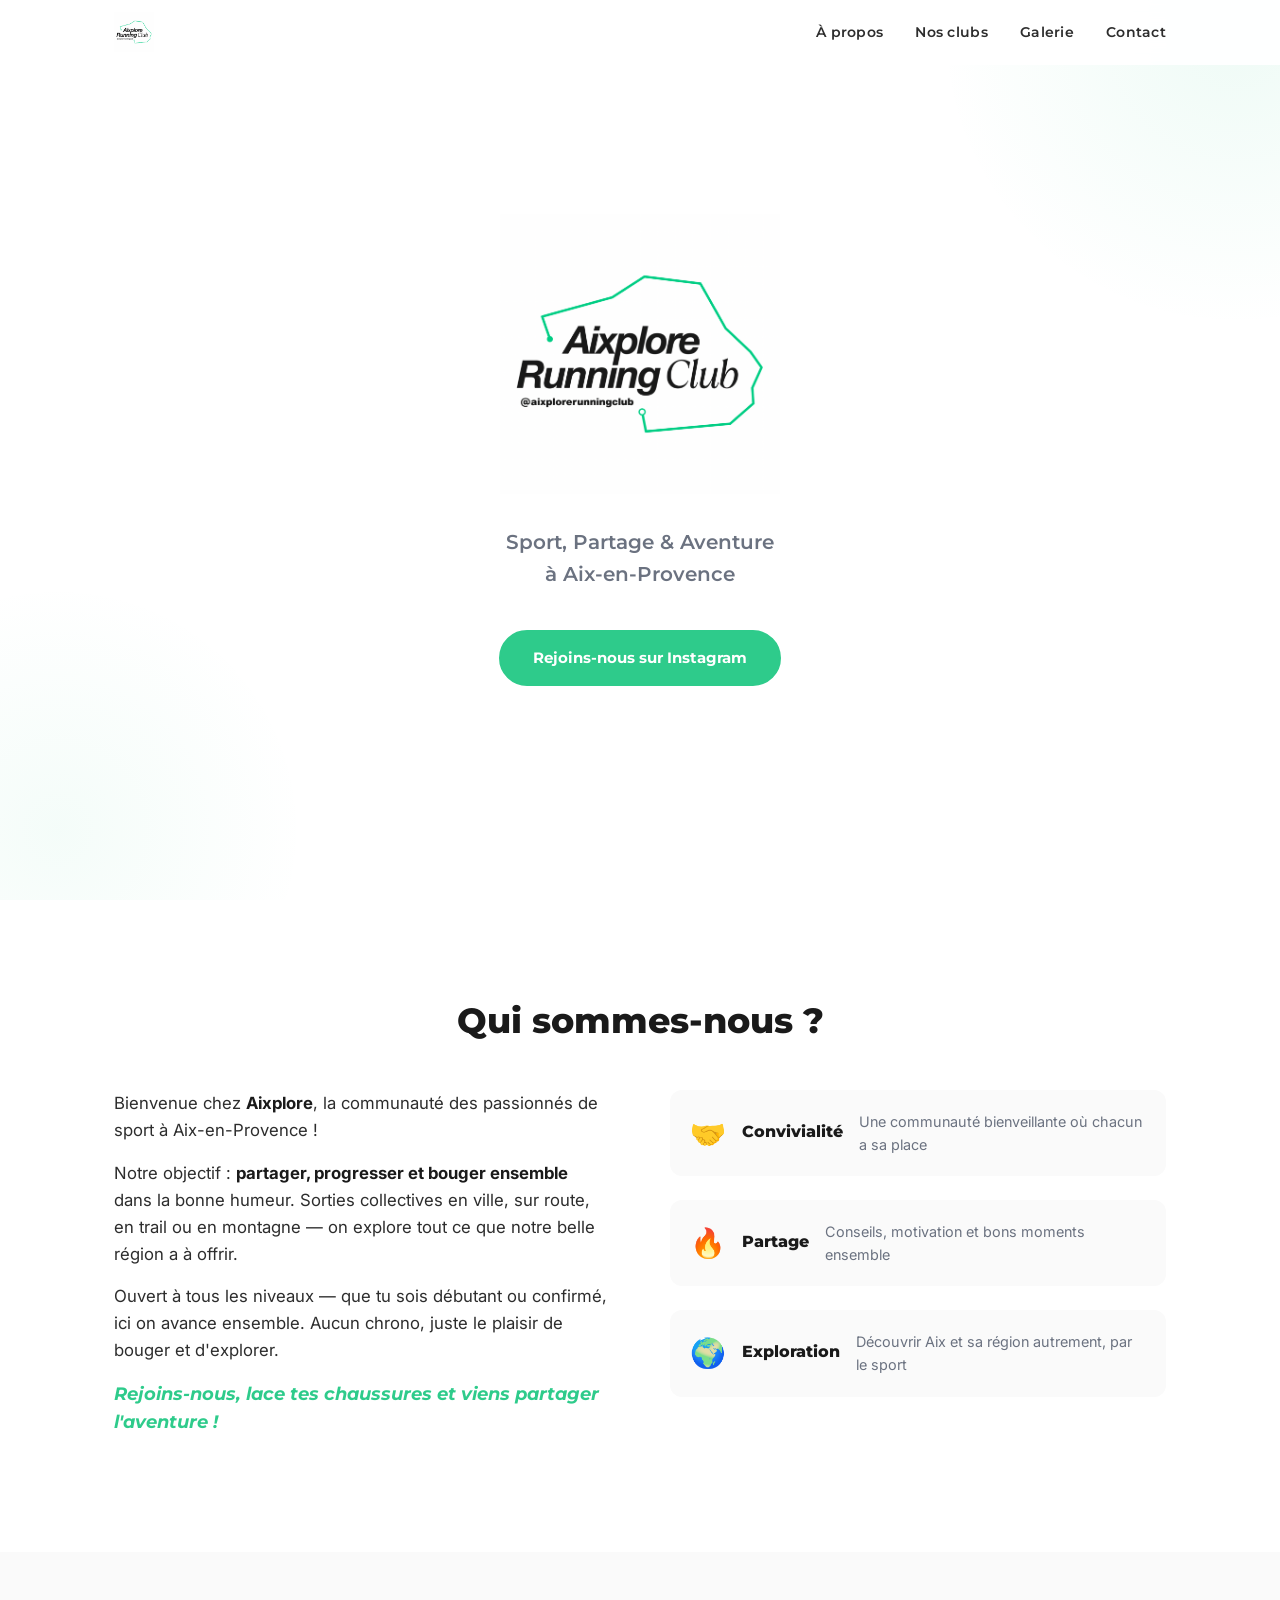
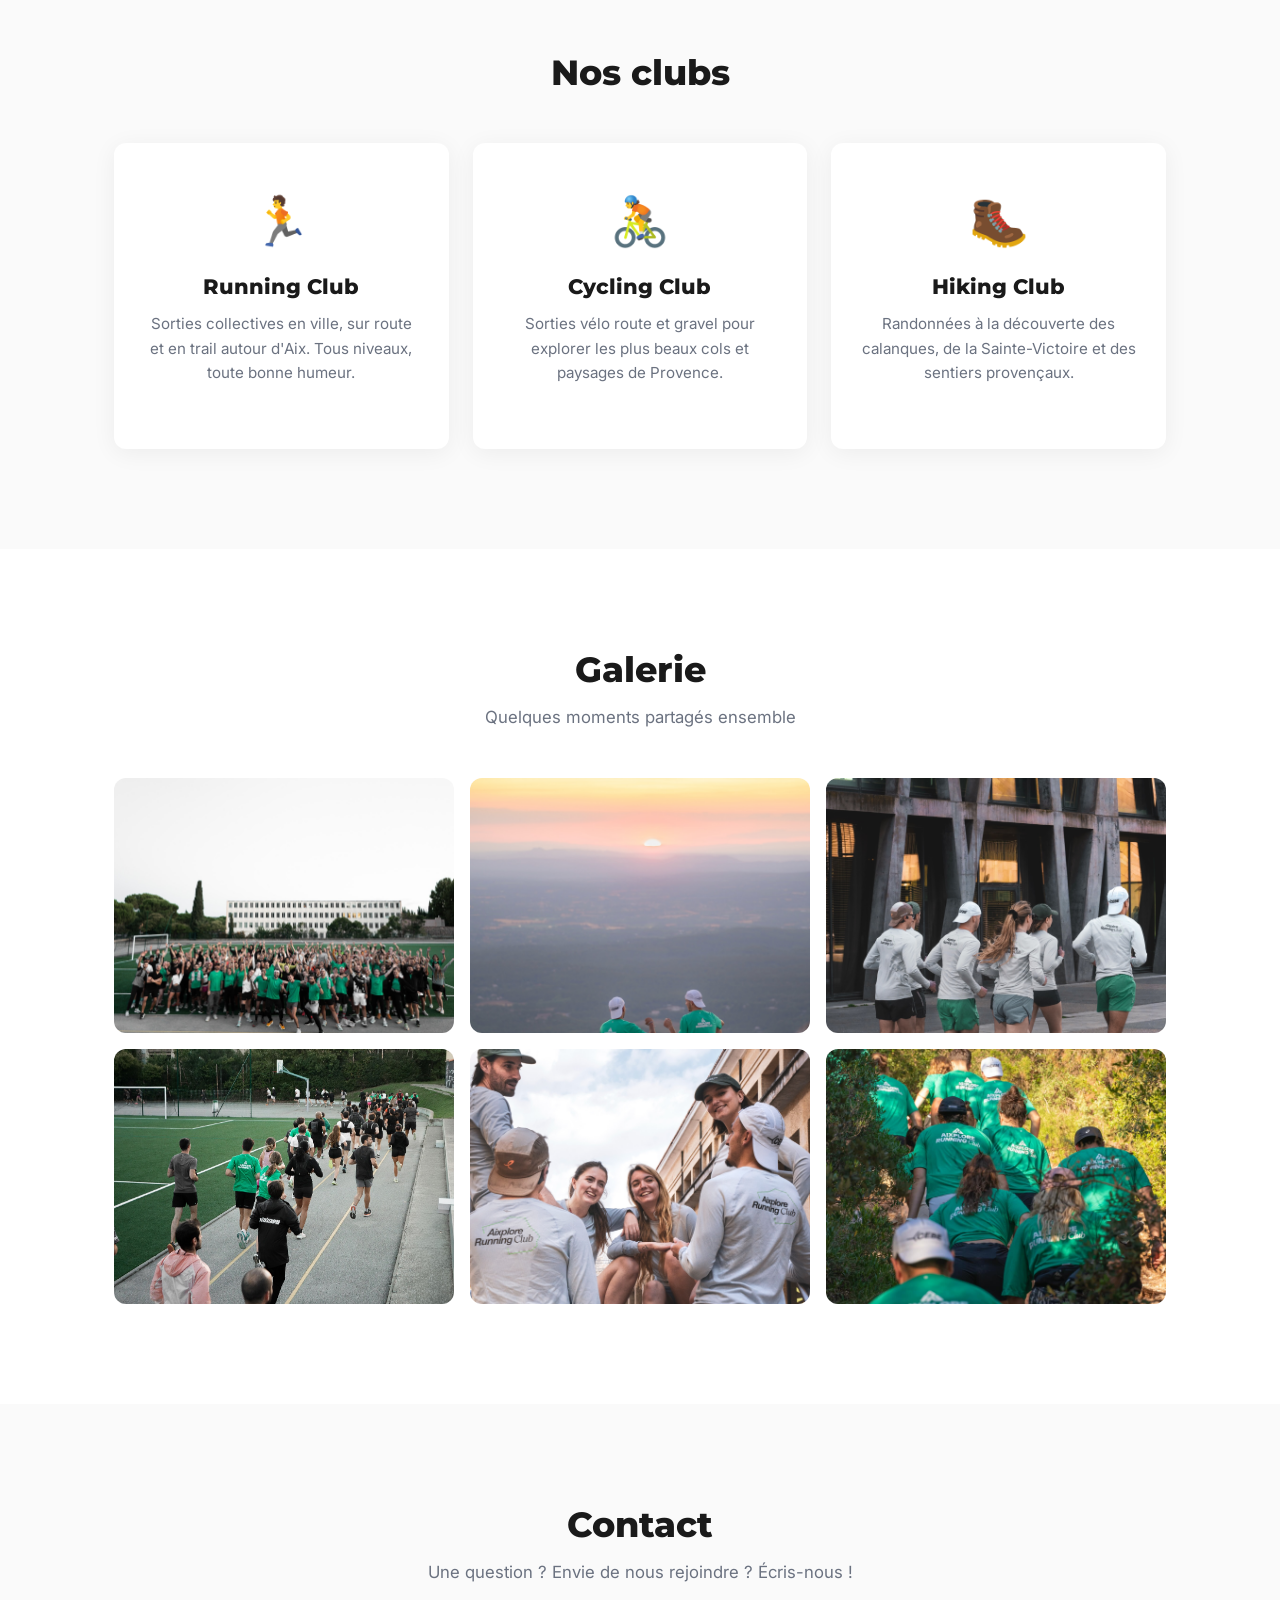
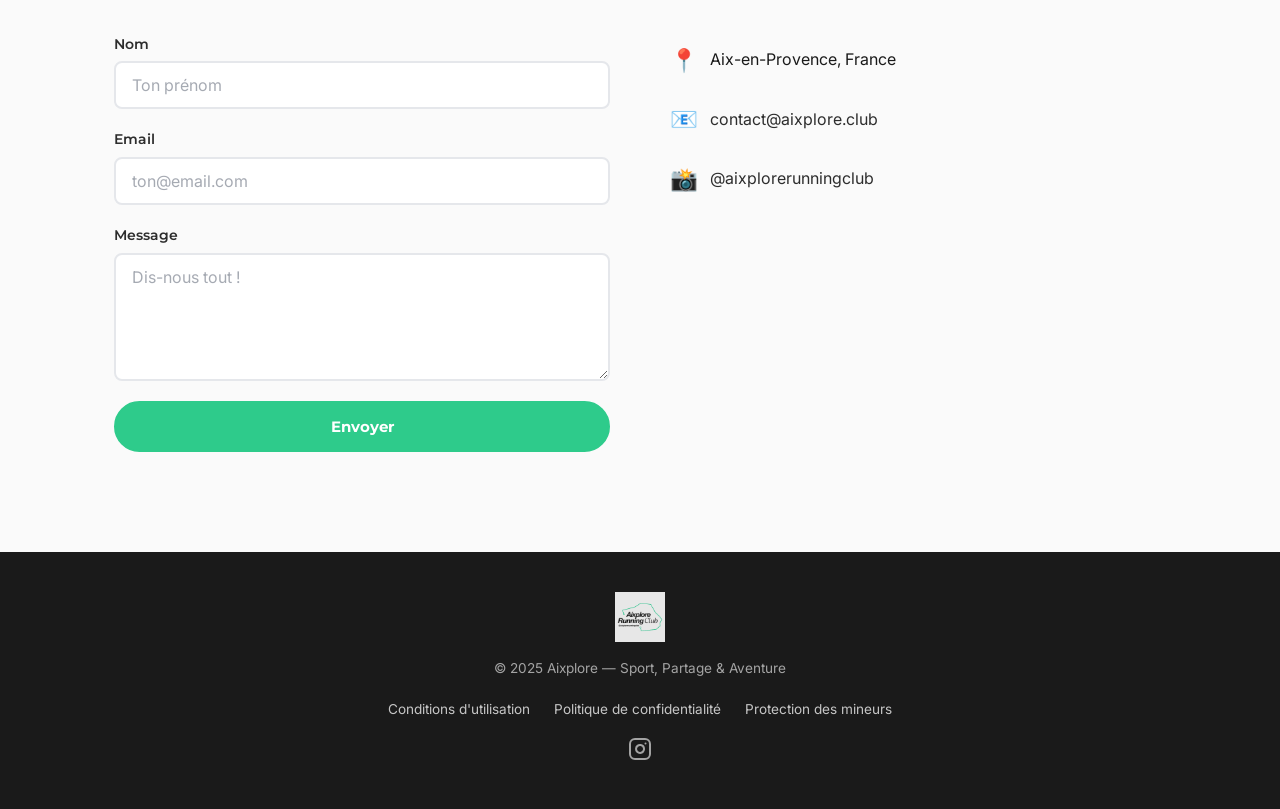
<file: index.html>
<!DOCTYPE html>
<html lang="fr">
<head>
  <meta charset="UTF-8">
  <meta name="viewport" content="width=device-width, initial-scale=1.0">
  <title>Aixplore — Sport, Partage & Aventure à Aix-en-Provence</title>
  <meta name="description" content="Aixplore : communauté sportive à Aix-en-Provence. Running, Cycling, Hiking. Rejoins-nous pour partager, progresser et explorer ensemble.">
  <link rel="icon" type="image/png" href="assets/logo_aixplore.png">
  <link rel="preconnect" href="https://fonts.googleapis.com">
  <link rel="preconnect" href="https://fonts.gstatic.com" crossorigin>
  <link href="https://fonts.googleapis.com/css2?family=Montserrat:ital,wght@0,400;0,600;0,800;1,800&family=Inter:wght@400;500&display=swap" rel="stylesheet">
  <link rel="stylesheet" href="style.css">
</head>
<body>

  <!-- Navigation -->
  <nav class="nav" id="nav">
    <div class="nav__container">
      <a href="#hero" class="nav__logo">
        <img src="assets/logo_aixplore.png" alt="Aixplore" width="40" height="40">
      </a>
      <button class="nav__toggle" id="nav-toggle" aria-label="Menu">
        <span></span>
        <span></span>
        <span></span>
      </button>
      <ul class="nav__links" id="nav-links">
        <li><a href="#about">À propos</a></li>
        <li><a href="#clubs">Nos clubs</a></li>
        <li><a href="#gallery">Galerie</a></li>
        <li><a href="#contact">Contact</a></li>
      </ul>
    </div>
  </nav>

  <!-- Hero -->
  <section class="hero" id="hero">
    <div class="hero__content">
      <img src="assets/logo_aixplore.png" alt="Aixplore Running Club" class="hero__logo">
      <p class="hero__tagline">Sport, Partage & Aventure<br>à Aix-en-Provence</p>
      <a href="https://www.instagram.com/aixplorerunningclub/" target="_blank" rel="noopener" class="btn btn--primary">Rejoins-nous sur Instagram</a>
    </div>
  </section>

  <!-- À propos -->
  <section class="section about" id="about">
    <div class="container">
      <h2 class="section__title">Qui sommes-nous ?</h2>
      <div class="about__grid">
        <div class="about__text">
          <p>Bienvenue chez <strong>Aixplore</strong>, la communauté des passionnés de sport à Aix-en-Provence !</p>
          <p>Notre objectif : <strong>partager, progresser et bouger ensemble</strong> dans la bonne humeur. Sorties collectives en ville, sur route, en trail ou en montagne — on explore tout ce que notre belle région a à offrir.</p>
          <p>Ouvert à tous les niveaux — que tu sois débutant ou confirmé, ici on avance ensemble. Aucun chrono, juste le plaisir de bouger et d'explorer.</p>
          <p class="about__cta">Rejoins-nous, lace tes chaussures et viens partager l'aventure !</p>
        </div>
        <div class="about__values">
          <div class="value">
            <span class="value__icon">🤝</span>
            <h3>Convivialité</h3>
            <p>Une communauté bienveillante où chacun a sa place</p>
          </div>
          <div class="value">
            <span class="value__icon">🔥</span>
            <h3>Partage</h3>
            <p>Conseils, motivation et bons moments ensemble</p>
          </div>
          <div class="value">
            <span class="value__icon">🌍</span>
            <h3>Exploration</h3>
            <p>Découvrir Aix et sa région autrement, par le sport</p>
          </div>
        </div>
      </div>
    </div>
  </section>

  <!-- Nos clubs -->
  <section class="section clubs" id="clubs">
    <div class="container">
      <h2 class="section__title">Nos clubs</h2>
      <div class="clubs__grid">
        <div class="club-card">
          <div class="club-card__icon">🏃</div>
          <h3 class="club-card__name">Running Club</h3>
          <p class="club-card__desc">Sorties collectives en ville, sur route et en trail autour d'Aix. Tous niveaux, toute bonne humeur.</p>
        </div>
        <div class="club-card">
          <div class="club-card__icon">🚴</div>
          <h3 class="club-card__name">Cycling Club</h3>
          <p class="club-card__desc">Sorties vélo route et gravel pour explorer les plus beaux cols et paysages de Provence.</p>
        </div>
        <div class="club-card">
          <div class="club-card__icon">🥾</div>
          <h3 class="club-card__name">Hiking Club</h3>
          <p class="club-card__desc">Randonnées à la découverte des calanques, de la Sainte-Victoire et des sentiers provençaux.</p>
        </div>
      </div>
    </div>
  </section>

  <!-- Galerie -->
  <section class="section gallery" id="gallery">
    <div class="container">
      <h2 class="section__title">Galerie</h2>
      <p class="section__subtitle">Quelques moments partagés ensemble</p>
      <div class="gallery__grid">
        <div class="gallery__item">
          <img src="assets/557360795_17877440052412241_5928703250960620628_n.jpg" alt="Photo de groupe Aixplore Running Club" loading="lazy">
        </div>
        <div class="gallery__item">
          <img src="assets/542345436_17874297687412241_8274065483959053799_n.jpg" alt="Coucher de soleil depuis la Sainte-Victoire" loading="lazy">
        </div>
        <div class="gallery__item">
          <img src="assets/656227305_17900963811412241_87263698822272582_n.jpg" alt="Course en ville avec Aixplore" loading="lazy">
        </div>
        <div class="gallery__item">
          <img src="assets/579937967_17882380005412241_8970334498939301405_n.jpg" alt="Sortie running collective" loading="lazy">
        </div>
        <div class="gallery__item">
          <img src="assets/656078928_17900787690412241_4097295414901607222_n.jpg" alt="Membres du club détente après la course" loading="lazy">
        </div>
        <div class="gallery__item">
          <img src="assets/528043082_17870694414412241_2355290922629756125_n.jpg" alt="Trail en nature avec Aixplore" loading="lazy">
        </div>
      </div>
    </div>
  </section>

  <!-- Contact -->
  <section class="section contact" id="contact">
    <div class="container">
      <h2 class="section__title">Contact</h2>
      <p class="section__subtitle">Une question ? Envie de nous rejoindre ? Écris-nous !</p>
      <div class="contact__content">
        <form class="contact__form" id="contact-form">
          <div class="form__group">
            <label for="name">Nom</label>
            <input type="text" id="name" name="name" required placeholder="Ton prénom">
          </div>
          <div class="form__group">
            <label for="email">Email</label>
            <input type="email" id="email" name="email" required placeholder="ton@email.com">
          </div>
          <div class="form__group">
            <label for="message">Message</label>
            <textarea id="message" name="message" rows="5" required placeholder="Dis-nous tout !"></textarea>
          </div>
          <button type="submit" class="btn btn--primary btn--full">Envoyer</button>
        </form>
        <div class="contact__info">
          <div class="contact__item">
            <span>📍</span>
            <p>Aix-en-Provence, France</p>
          </div>
          <div class="contact__item">
            <span>📧</span>
            <a href="mailto:contact@aixplore.club">contact@aixplore.club</a>
          </div>
          <div class="contact__item">
            <span>📸</span>
            <a href="https://www.instagram.com/aixplorerunningclub/" target="_blank" rel="noopener">@aixplorerunningclub</a>
          </div>
        </div>
      </div>
    </div>
  </section>

  <!-- Footer -->
  <footer class="footer">
    <div class="container">
      <img src="assets/logo_aixplore.png" alt="Aixplore" class="footer__logo" width="50" height="50">
      <p>&copy; 2025 Aixplore — Sport, Partage & Aventure</p>
      <ul class="footer__legal">
        <li><a href="/cgu">Conditions d'utilisation</a></li>
        <li><a href="/confidentialite">Politique de confidentialité</a></li>
        <li><a href="/protection-des-mineurs">Protection des mineurs</a></li>
      </ul>
      <div class="footer__links">
        <a href="https://www.instagram.com/aixplorerunningclub/" target="_blank" rel="noopener" aria-label="Instagram">
          <svg width="24" height="24" viewBox="0 0 24 24" fill="none" stroke="currentColor" stroke-width="2" stroke-linecap="round" stroke-linejoin="round"><rect x="2" y="2" width="20" height="20" rx="5" ry="5"/><path d="M16 11.37A4 4 0 1 1 12.63 8 4 4 0 0 1 16 11.37z"/><line x1="17.5" y1="6.5" x2="17.51" y2="6.5"/></svg>
        </a>
      </div>
    </div>
  </footer>

  <script src="script.js"></script>
</body>
</html>
</file>
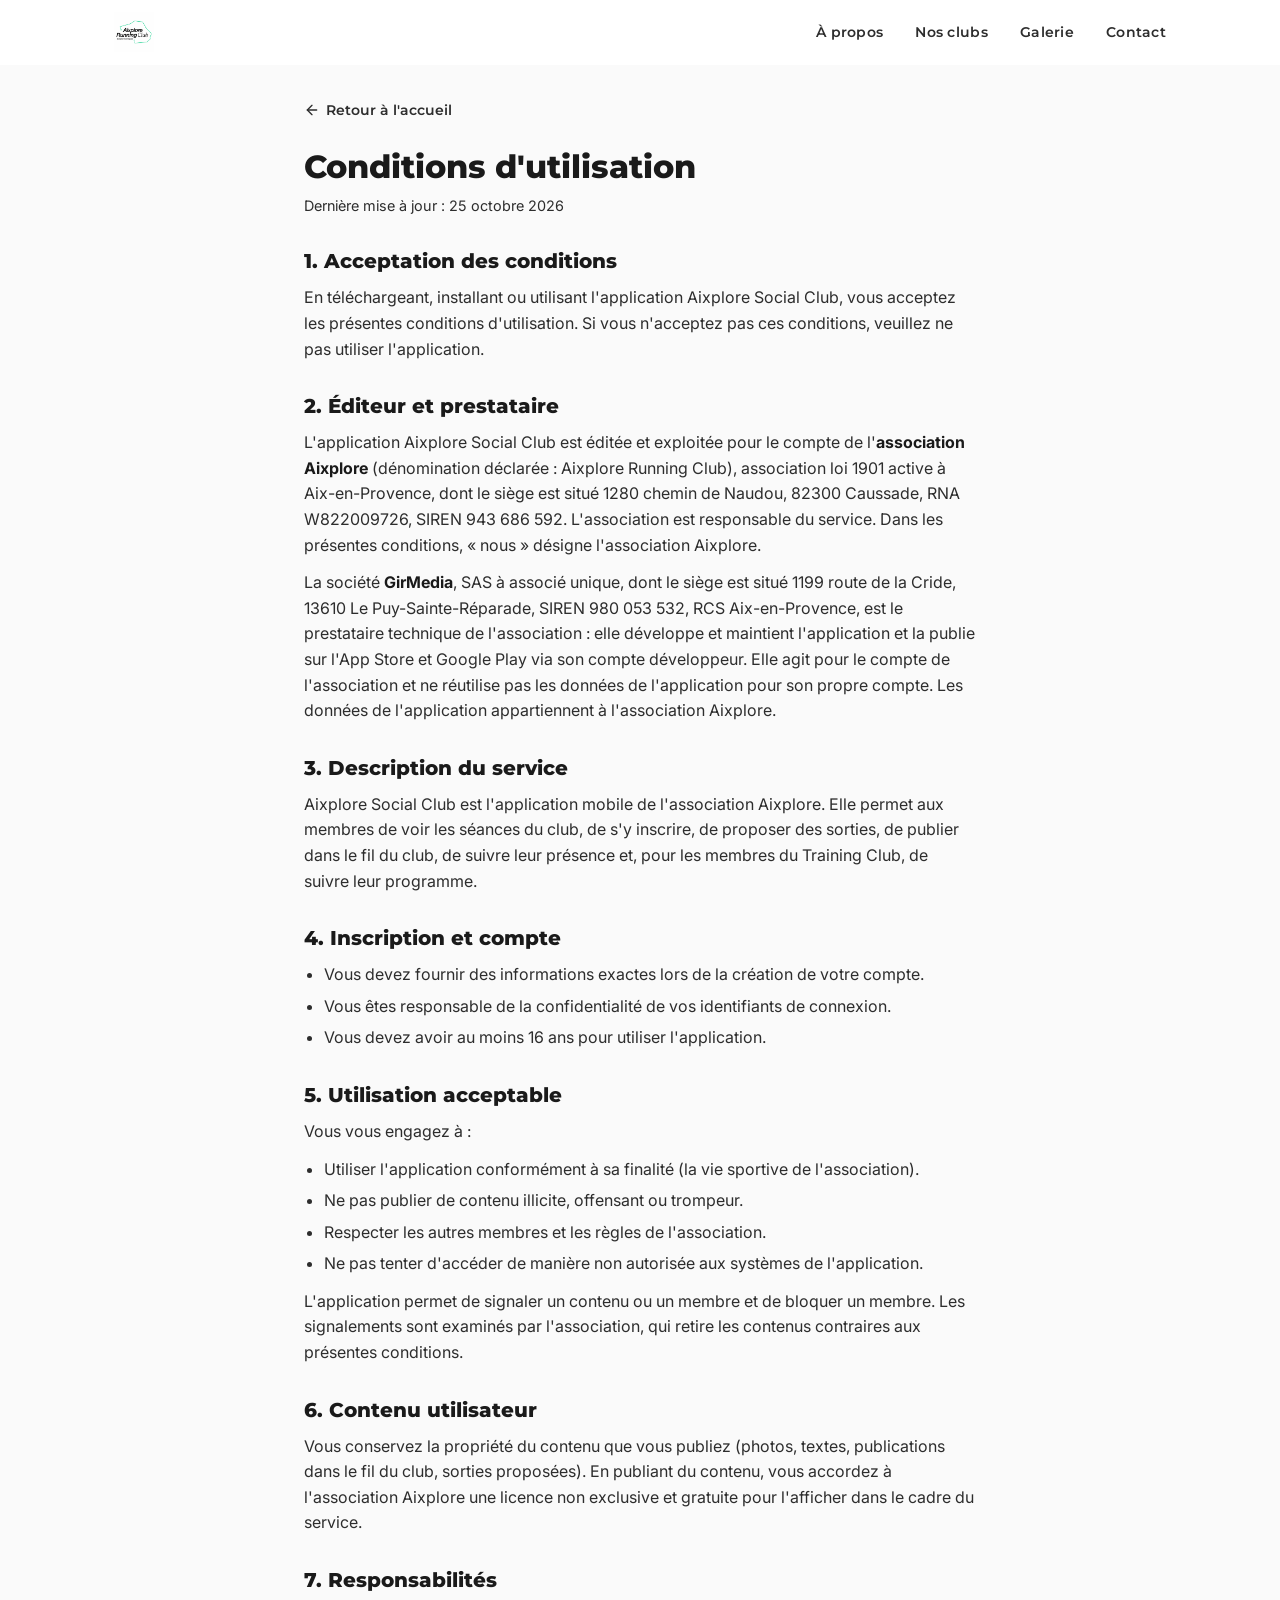
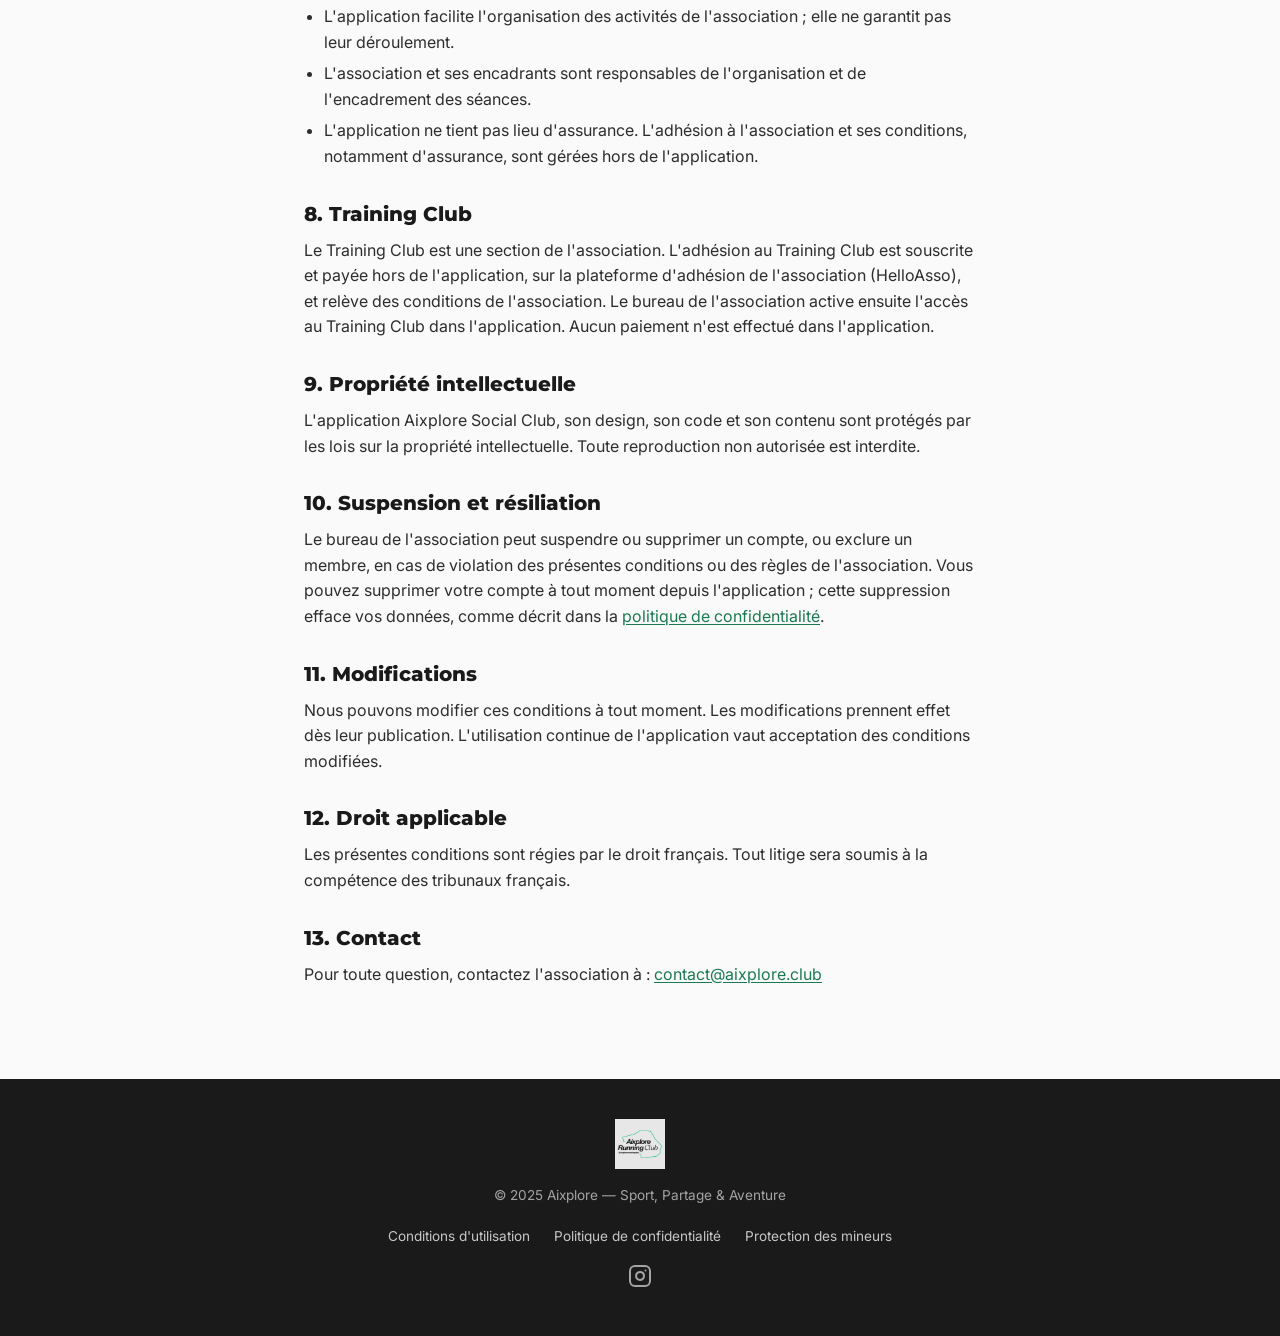
<file: cgu.html>
<!DOCTYPE html>
<html lang="fr">
<head>
  <meta charset="UTF-8">
  <meta name="viewport" content="width=device-width, initial-scale=1.0">
  <title>Conditions d'utilisation — Aixplore Social Club</title>
  <meta name="description" content="Conditions d'utilisation de l'application Aixplore Social Club.">
  <link rel="canonical" href="https://aixplore.club/cgu">
  <link rel="icon" type="image/png" href="/assets/logo_aixplore.png">
  <link rel="preconnect" href="https://fonts.googleapis.com">
  <link rel="preconnect" href="https://fonts.gstatic.com" crossorigin>
  <link href="https://fonts.googleapis.com/css2?family=Montserrat:ital,wght@0,400;0,600;0,800;1,800&family=Inter:wght@400;500&display=swap" rel="stylesheet">
  <link rel="stylesheet" href="/style.css">
</head>
<body>

  <!-- Navigation -->
  <nav class="nav" id="nav">
    <div class="nav__container">
      <a href="/" class="nav__logo">
        <img src="/assets/logo_aixplore.png" alt="Aixplore" width="40" height="40">
      </a>
      <button class="nav__toggle" id="nav-toggle" aria-label="Menu">
        <span></span>
        <span></span>
        <span></span>
      </button>
      <ul class="nav__links" id="nav-links">
        <li><a href="/#about">À propos</a></li>
        <li><a href="/#clubs">Nos clubs</a></li>
        <li><a href="/#gallery">Galerie</a></li>
        <li><a href="/#contact">Contact</a></li>
      </ul>
    </div>
  </nav>

  <main class="legal">
    <a href="/" class="legal__back">
      <svg width="16" height="16" viewBox="0 0 24 24" fill="none" stroke="currentColor" stroke-width="2" stroke-linecap="round" stroke-linejoin="round" aria-hidden="true"><path d="m12 19-7-7 7-7"/><path d="M19 12H5"/></svg>
      Retour à l'accueil
    </a>
    <h1>Conditions d'utilisation</h1>
    <p class="legal__date">Dernière mise à jour : 25 octobre 2026</p>
    <h2>1. Acceptation des conditions</h2>
    <p>
      En téléchargeant, installant ou utilisant l'application Aixplore Social Club, vous acceptez les présentes conditions d'utilisation. Si vous n'acceptez pas ces conditions, veuillez ne pas utiliser l'application.
    </p>

    <h2>2. Éditeur et prestataire</h2>
    <p>
      L'application Aixplore Social Club est éditée et exploitée pour le compte de l'<strong>association Aixplore</strong> (dénomination déclarée : Aixplore Running Club), association loi 1901 active à Aix-en-Provence, dont le siège est situé 1280 chemin de Naudou, 82300 Caussade, RNA W822009726, SIREN 943 686 592. L'association est responsable du service. Dans les présentes conditions, « nous » désigne l'association Aixplore.
    </p>
    <p>
      La société <strong>GirMedia</strong>, SAS à associé unique, dont le siège est situé 1199 route de la Cride, 13610 Le Puy-Sainte-Réparade, SIREN 980 053 532, RCS Aix-en-Provence, est le prestataire technique de l'association : elle développe et maintient l'application et la publie sur l'App Store et Google Play via son compte développeur. Elle agit pour le compte de l'association et ne réutilise pas les données de l'application pour son propre compte. Les données de l'application appartiennent à l'association Aixplore.
    </p>

    <h2>3. Description du service</h2>
    <p>
      Aixplore Social Club est l'application mobile de l'association Aixplore. Elle permet aux membres de voir les séances du club, de s'y inscrire, de proposer des sorties, de publier dans le fil du club, de suivre leur présence et, pour les membres du Training Club, de suivre leur programme.
    </p>

    <h2>4. Inscription et compte</h2>
    <ul>
      <li>Vous devez fournir des informations exactes lors de la création de votre compte.</li>
      <li>Vous êtes responsable de la confidentialité de vos identifiants de connexion.</li>
      <li>Vous devez avoir au moins 16 ans pour utiliser l'application.</li>
    </ul>

    <h2>5. Utilisation acceptable</h2>
    <p>Vous vous engagez à :</p>
    <ul>
      <li>Utiliser l'application conformément à sa finalité (la vie sportive de l'association).</li>
      <li>Ne pas publier de contenu illicite, offensant ou trompeur.</li>
      <li>Respecter les autres membres et les règles de l'association.</li>
      <li>Ne pas tenter d'accéder de manière non autorisée aux systèmes de l'application.</li>
    </ul>
    <p>
      L'application permet de signaler un contenu ou un membre et de bloquer un membre. Les signalements sont examinés par l'association, qui retire les contenus contraires aux présentes conditions.
    </p>

    <h2>6. Contenu utilisateur</h2>
    <p>
      Vous conservez la propriété du contenu que vous publiez (photos, textes, publications dans le fil du club, sorties proposées). En publiant du contenu, vous accordez à l'association Aixplore une licence non exclusive et gratuite pour l'afficher dans le cadre du service.
    </p>

    <h2>7. Responsabilités</h2>
    <ul>
      <li>L'application facilite l'organisation des activités de l'association ; elle ne garantit pas leur déroulement.</li>
      <li>L'association et ses encadrants sont responsables de l'organisation et de l'encadrement des séances.</li>
      <li>L'application ne tient pas lieu d'assurance. L'adhésion à l'association et ses conditions, notamment d'assurance, sont gérées hors de l'application.</li>
    </ul>

    <h2>8. Training Club</h2>
    <p>
      Le Training Club est une section de l'association. L'adhésion au Training Club est souscrite et payée hors de l'application, sur la plateforme d'adhésion de l'association (HelloAsso), et relève des conditions de l'association. Le bureau de l'association active ensuite l'accès au Training Club dans l'application. Aucun paiement n'est effectué dans l'application.
    </p>

    <h2>9. Propriété intellectuelle</h2>
    <p>
      L'application Aixplore Social Club, son design, son code et son contenu sont protégés par les lois sur la propriété intellectuelle. Toute reproduction non autorisée est interdite.
    </p>

    <h2>10. Suspension et résiliation</h2>
    <p>
      Le bureau de l'association peut suspendre ou supprimer un compte, ou exclure un membre, en cas de violation des présentes conditions ou des règles de l'association. Vous pouvez supprimer votre compte à tout moment depuis l'application ; cette suppression efface vos données, comme décrit dans la <a href="/confidentialite">politique de confidentialité</a>.
    </p>

    <h2>11. Modifications</h2>
    <p>
      Nous pouvons modifier ces conditions à tout moment. Les modifications prennent effet dès leur publication. L'utilisation continue de l'application vaut acceptation des conditions modifiées.
    </p>

    <h2>12. Droit applicable</h2>
    <p>
      Les présentes conditions sont régies par le droit français. Tout litige sera soumis à la compétence des tribunaux français.
    </p>

    <h2>13. Contact</h2>
    <p>
      Pour toute question, contactez l'association à :
      <a href="mailto:contact@aixplore.club">contact@aixplore.club</a>
    </p>
  </main>

  <!-- Footer -->
  <footer class="footer">
    <div class="container">
      <img src="/assets/logo_aixplore.png" alt="Aixplore" class="footer__logo" width="50" height="50">
      <p>&copy; 2025 Aixplore — Sport, Partage & Aventure</p>
      <ul class="footer__legal">
        <li><a href="/cgu">Conditions d'utilisation</a></li>
        <li><a href="/confidentialite">Politique de confidentialité</a></li>
        <li><a href="/protection-des-mineurs">Protection des mineurs</a></li>
      </ul>
      <div class="footer__links">
        <a href="https://www.instagram.com/aixplorerunningclub/" target="_blank" rel="noopener" aria-label="Instagram">
          <svg width="24" height="24" viewBox="0 0 24 24" fill="none" stroke="currentColor" stroke-width="2" stroke-linecap="round" stroke-linejoin="round"><rect x="2" y="2" width="20" height="20" rx="5" ry="5"/><path d="M16 11.37A4 4 0 1 1 12.63 8 4 4 0 0 1 16 11.37z"/><line x1="17.5" y1="6.5" x2="17.51" y2="6.5"/></svg>
        </a>
      </div>
    </div>
  </footer>

  <script src="/script.js"></script>
</body>
</html>
</file>
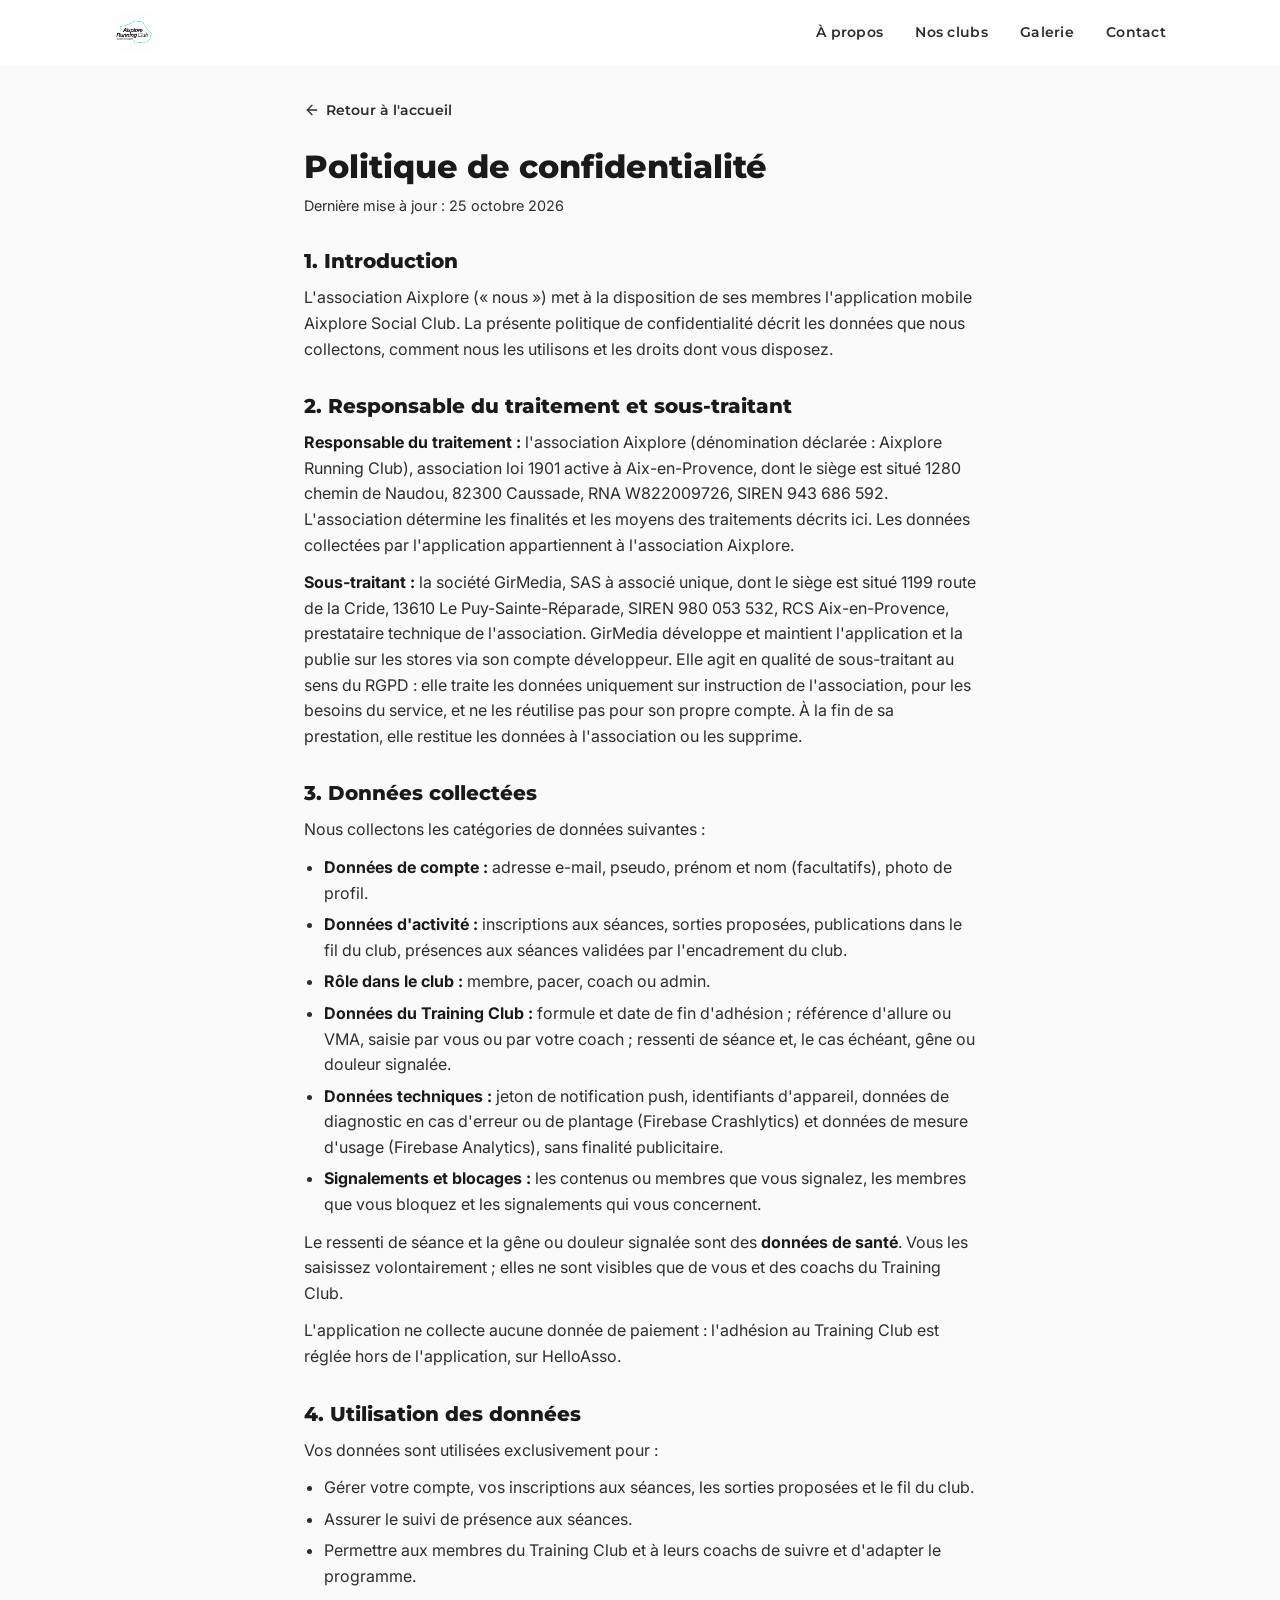
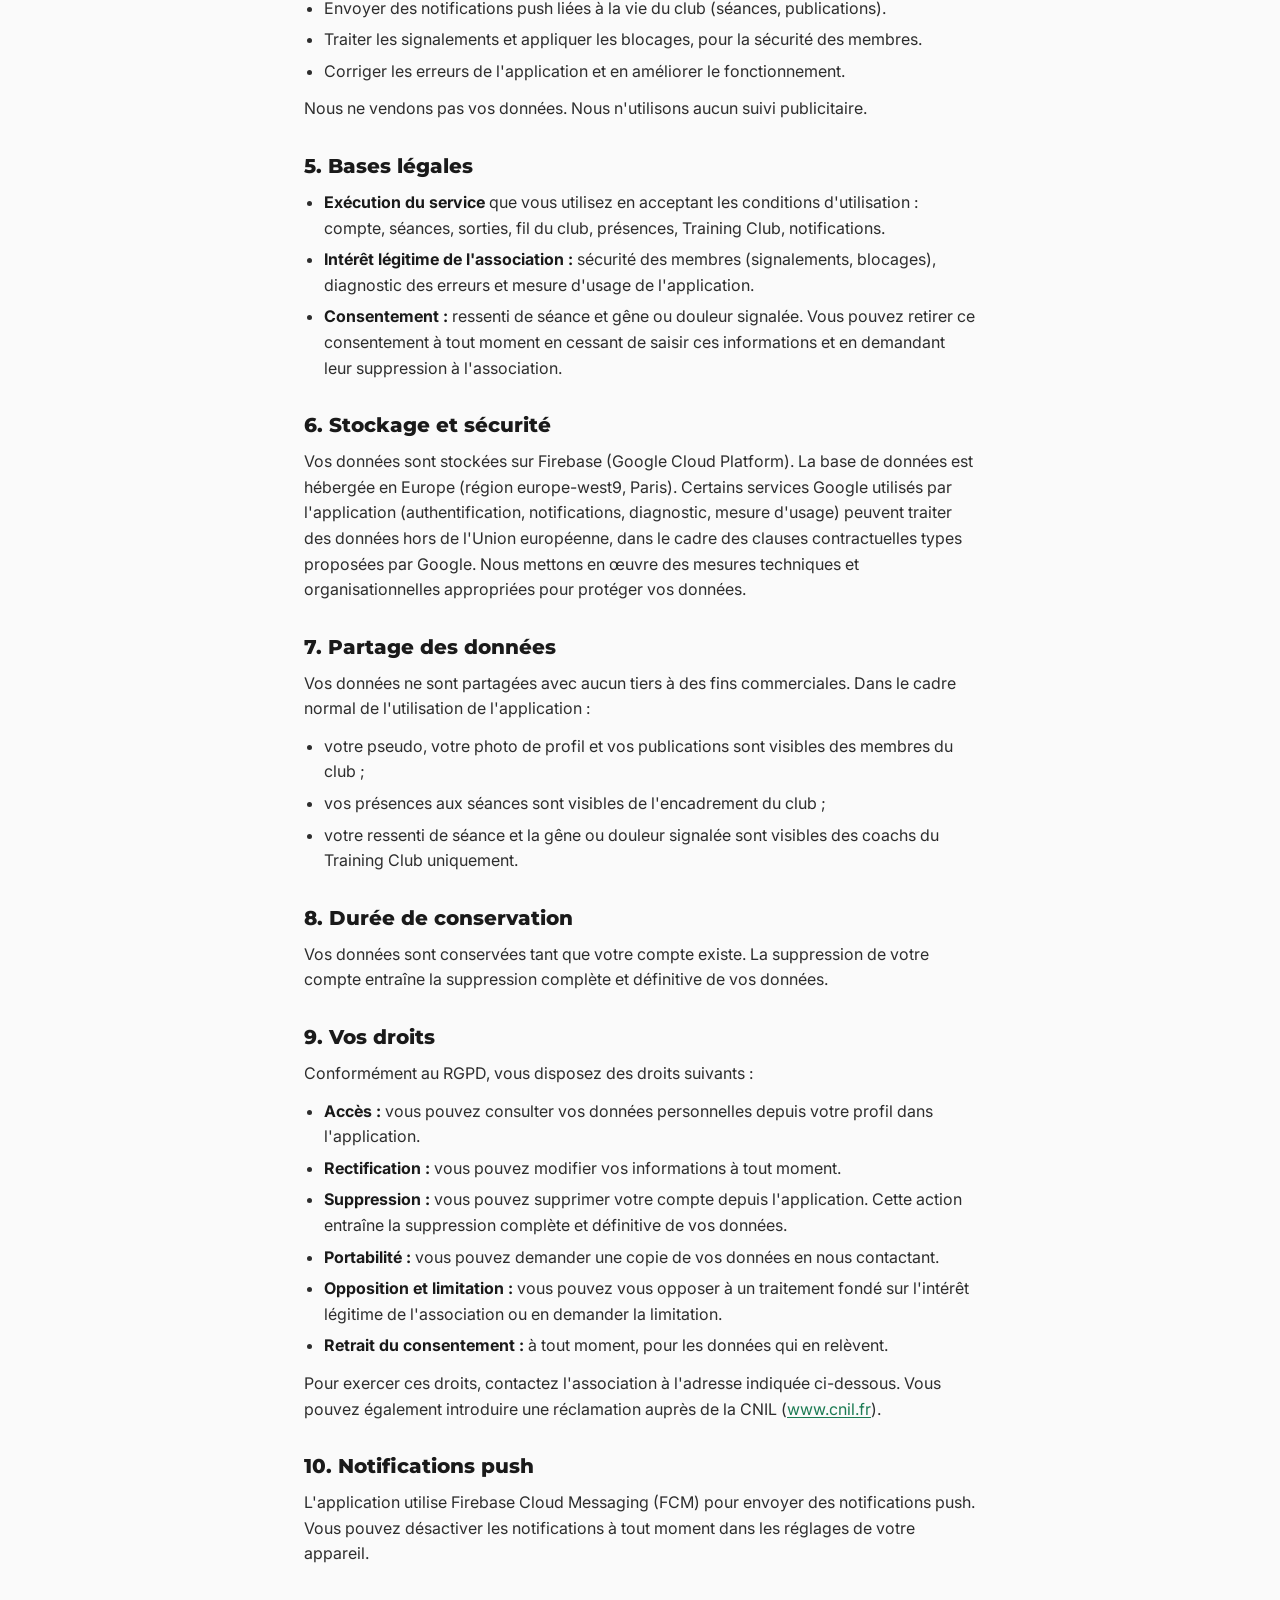
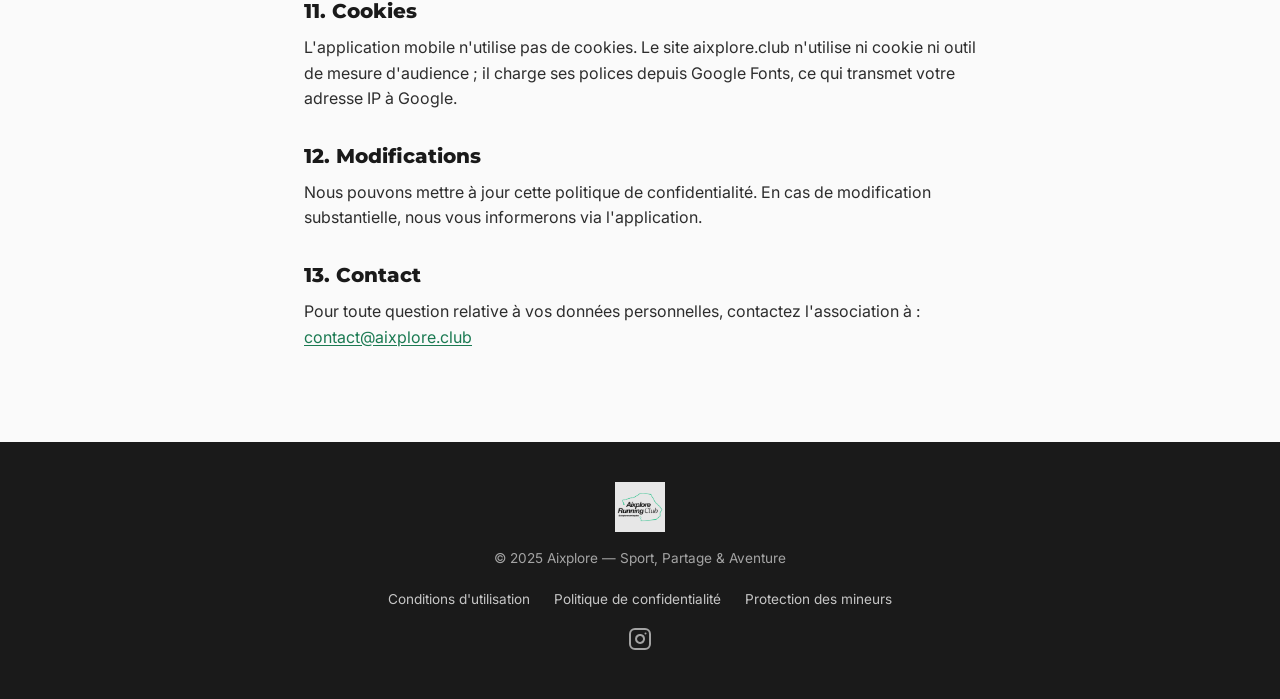
<file: confidentialite.html>
<!DOCTYPE html>
<html lang="fr">
<head>
  <meta charset="UTF-8">
  <meta name="viewport" content="width=device-width, initial-scale=1.0">
  <title>Politique de confidentialité — Aixplore Social Club</title>
  <meta name="description" content="Données collectées par l'application Aixplore Social Club, usage, droits.">
  <link rel="canonical" href="https://aixplore.club/confidentialite">
  <link rel="icon" type="image/png" href="/assets/logo_aixplore.png">
  <link rel="preconnect" href="https://fonts.googleapis.com">
  <link rel="preconnect" href="https://fonts.gstatic.com" crossorigin>
  <link href="https://fonts.googleapis.com/css2?family=Montserrat:ital,wght@0,400;0,600;0,800;1,800&family=Inter:wght@400;500&display=swap" rel="stylesheet">
  <link rel="stylesheet" href="/style.css">
</head>
<body>

  <!-- Navigation -->
  <nav class="nav" id="nav">
    <div class="nav__container">
      <a href="/" class="nav__logo">
        <img src="/assets/logo_aixplore.png" alt="Aixplore" width="40" height="40">
      </a>
      <button class="nav__toggle" id="nav-toggle" aria-label="Menu">
        <span></span>
        <span></span>
        <span></span>
      </button>
      <ul class="nav__links" id="nav-links">
        <li><a href="/#about">À propos</a></li>
        <li><a href="/#clubs">Nos clubs</a></li>
        <li><a href="/#gallery">Galerie</a></li>
        <li><a href="/#contact">Contact</a></li>
      </ul>
    </div>
  </nav>

  <main class="legal">
    <a href="/" class="legal__back">
      <svg width="16" height="16" viewBox="0 0 24 24" fill="none" stroke="currentColor" stroke-width="2" stroke-linecap="round" stroke-linejoin="round" aria-hidden="true"><path d="m12 19-7-7 7-7"/><path d="M19 12H5"/></svg>
      Retour à l'accueil
    </a>
    <h1>Politique de confidentialité</h1>
    <p class="legal__date">Dernière mise à jour : 25 octobre 2026</p>
    <h2>1. Introduction</h2>
    <p>
      L'association Aixplore (« nous ») met à la disposition de ses membres l'application mobile Aixplore Social Club. La présente politique de confidentialité décrit les données que nous collectons, comment nous les utilisons et les droits dont vous disposez.
    </p>

    <h2>2. Responsable du traitement et sous-traitant</h2>
    <p>
      <strong>Responsable du traitement :</strong> l'association Aixplore (dénomination déclarée : Aixplore Running Club), association loi 1901 active à Aix-en-Provence, dont le siège est situé 1280 chemin de Naudou, 82300 Caussade, RNA W822009726, SIREN 943 686 592. L'association détermine les finalités et les moyens des traitements décrits ici. Les données collectées par l'application appartiennent à l'association Aixplore.
    </p>
    <p>
      <strong>Sous-traitant :</strong> la société GirMedia, SAS à associé unique, dont le siège est situé 1199 route de la Cride, 13610 Le Puy-Sainte-Réparade, SIREN 980 053 532, RCS Aix-en-Provence, prestataire technique de l'association. GirMedia développe et maintient l'application et la publie sur les stores via son compte développeur. Elle agit en qualité de sous-traitant au sens du RGPD : elle traite les données uniquement sur instruction de l'association, pour les besoins du service, et ne les réutilise pas pour son propre compte. À la fin de sa prestation, elle restitue les données à l'association ou les supprime.
    </p>

    <h2>3. Données collectées</h2>
    <p>Nous collectons les catégories de données suivantes :</p>
    <ul>
      <li><strong>Données de compte :</strong> adresse e-mail, pseudo, prénom et nom (facultatifs), photo de profil.</li>
      <li><strong>Données d'activité :</strong> inscriptions aux séances, sorties proposées, publications dans le fil du club, présences aux séances validées par l'encadrement du club.</li>
      <li><strong>Rôle dans le club :</strong> membre, pacer, coach ou admin.</li>
      <li><strong>Données du Training Club :</strong> formule et date de fin d'adhésion ; référence d'allure ou VMA, saisie par vous ou par votre coach ; ressenti de séance et, le cas échéant, gêne ou douleur signalée.</li>
      <li><strong>Données techniques :</strong> jeton de notification push, identifiants d'appareil, données de diagnostic en cas d'erreur ou de plantage (Firebase Crashlytics) et données de mesure d'usage (Firebase Analytics), sans finalité publicitaire.</li>
      <li><strong>Signalements et blocages :</strong> les contenus ou membres que vous signalez, les membres que vous bloquez et les signalements qui vous concernent.</li>
    </ul>
    <p>
      Le ressenti de séance et la gêne ou douleur signalée sont des <strong>données de santé</strong>. Vous les saisissez volontairement ; elles ne sont visibles que de vous et des coachs du Training Club.
    </p>
    <p>
      L'application ne collecte aucune donnée de paiement : l'adhésion au Training Club est réglée hors de l'application, sur HelloAsso.
    </p>

    <h2>4. Utilisation des données</h2>
    <p>Vos données sont utilisées exclusivement pour :</p>
    <ul>
      <li>Gérer votre compte, vos inscriptions aux séances, les sorties proposées et le fil du club.</li>
      <li>Assurer le suivi de présence aux séances.</li>
      <li>Permettre aux membres du Training Club et à leurs coachs de suivre et d'adapter le programme.</li>
      <li>Envoyer des notifications push liées à la vie du club (séances, publications).</li>
      <li>Traiter les signalements et appliquer les blocages, pour la sécurité des membres.</li>
      <li>Corriger les erreurs de l'application et en améliorer le fonctionnement.</li>
    </ul>
    <p>Nous ne vendons pas vos données. Nous n'utilisons aucun suivi publicitaire.</p>

    <h2>5. Bases légales</h2>
    <ul>
      <li><strong>Exécution du service</strong> que vous utilisez en acceptant les conditions d'utilisation : compte, séances, sorties, fil du club, présences, Training Club, notifications.</li>
      <li><strong>Intérêt légitime de l'association :</strong> sécurité des membres (signalements, blocages), diagnostic des erreurs et mesure d'usage de l'application.</li>
      <li><strong>Consentement :</strong> ressenti de séance et gêne ou douleur signalée. Vous pouvez retirer ce consentement à tout moment en cessant de saisir ces informations et en demandant leur suppression à l'association.</li>
    </ul>

    <h2>6. Stockage et sécurité</h2>
    <p>
      Vos données sont stockées sur Firebase (Google Cloud Platform). La base de données est hébergée en Europe (région europe-west9, Paris). Certains services Google utilisés par l'application (authentification, notifications, diagnostic, mesure d'usage) peuvent traiter des données hors de l'Union européenne, dans le cadre des clauses contractuelles types proposées par Google. Nous mettons en œuvre des mesures techniques et organisationnelles appropriées pour protéger vos données.
    </p>

    <h2>7. Partage des données</h2>
    <p>
      Vos données ne sont partagées avec aucun tiers à des fins commerciales. Dans le cadre normal de l'utilisation de l'application :
    </p>
    <ul>
      <li>votre pseudo, votre photo de profil et vos publications sont visibles des membres du club ;</li>
      <li>vos présences aux séances sont visibles de l'encadrement du club ;</li>
      <li>votre ressenti de séance et la gêne ou douleur signalée sont visibles des coachs du Training Club uniquement.</li>
    </ul>

    <h2>8. Durée de conservation</h2>
    <p>
      Vos données sont conservées tant que votre compte existe. La suppression de votre compte entraîne la suppression complète et définitive de vos données.
    </p>

    <h2>9. Vos droits</h2>
    <p>Conformément au RGPD, vous disposez des droits suivants :</p>
    <ul>
      <li><strong>Accès :</strong> vous pouvez consulter vos données personnelles depuis votre profil dans l'application.</li>
      <li><strong>Rectification :</strong> vous pouvez modifier vos informations à tout moment.</li>
      <li><strong>Suppression :</strong> vous pouvez supprimer votre compte depuis l'application. Cette action entraîne la suppression complète et définitive de vos données.</li>
      <li><strong>Portabilité :</strong> vous pouvez demander une copie de vos données en nous contactant.</li>
      <li><strong>Opposition et limitation :</strong> vous pouvez vous opposer à un traitement fondé sur l'intérêt légitime de l'association ou en demander la limitation.</li>
      <li><strong>Retrait du consentement :</strong> à tout moment, pour les données qui en relèvent.</li>
    </ul>
    <p>
      Pour exercer ces droits, contactez l'association à l'adresse indiquée ci-dessous. Vous pouvez également introduire une réclamation auprès de la CNIL (<a href="https://www.cnil.fr">www.cnil.fr</a>).
    </p>

    <h2>10. Notifications push</h2>
    <p>
      L'application utilise Firebase Cloud Messaging (FCM) pour envoyer des notifications push. Vous pouvez désactiver les notifications à tout moment dans les réglages de votre appareil.
    </p>

    <h2>11. Cookies</h2>
    <p>
      L'application mobile n'utilise pas de cookies. Le site aixplore.club n'utilise ni cookie ni outil de mesure d'audience ; il charge ses polices depuis Google Fonts, ce qui transmet votre adresse IP à Google.
    </p>

    <h2>12. Modifications</h2>
    <p>
      Nous pouvons mettre à jour cette politique de confidentialité. En cas de modification substantielle, nous vous informerons via l'application.
    </p>

    <h2>13. Contact</h2>
    <p>
      Pour toute question relative à vos données personnelles, contactez l'association à :
      <a href="mailto:contact@aixplore.club">contact@aixplore.club</a>
    </p>
  </main>

  <!-- Footer -->
  <footer class="footer">
    <div class="container">
      <img src="/assets/logo_aixplore.png" alt="Aixplore" class="footer__logo" width="50" height="50">
      <p>&copy; 2025 Aixplore — Sport, Partage & Aventure</p>
      <ul class="footer__legal">
        <li><a href="/cgu">Conditions d'utilisation</a></li>
        <li><a href="/confidentialite">Politique de confidentialité</a></li>
        <li><a href="/protection-des-mineurs">Protection des mineurs</a></li>
      </ul>
      <div class="footer__links">
        <a href="https://www.instagram.com/aixplorerunningclub/" target="_blank" rel="noopener" aria-label="Instagram">
          <svg width="24" height="24" viewBox="0 0 24 24" fill="none" stroke="currentColor" stroke-width="2" stroke-linecap="round" stroke-linejoin="round"><rect x="2" y="2" width="20" height="20" rx="5" ry="5"/><path d="M16 11.37A4 4 0 1 1 12.63 8 4 4 0 0 1 16 11.37z"/><line x1="17.5" y1="6.5" x2="17.51" y2="6.5"/></svg>
        </a>
      </div>
    </div>
  </footer>

  <script src="/script.js"></script>
</body>
</html>
</file>
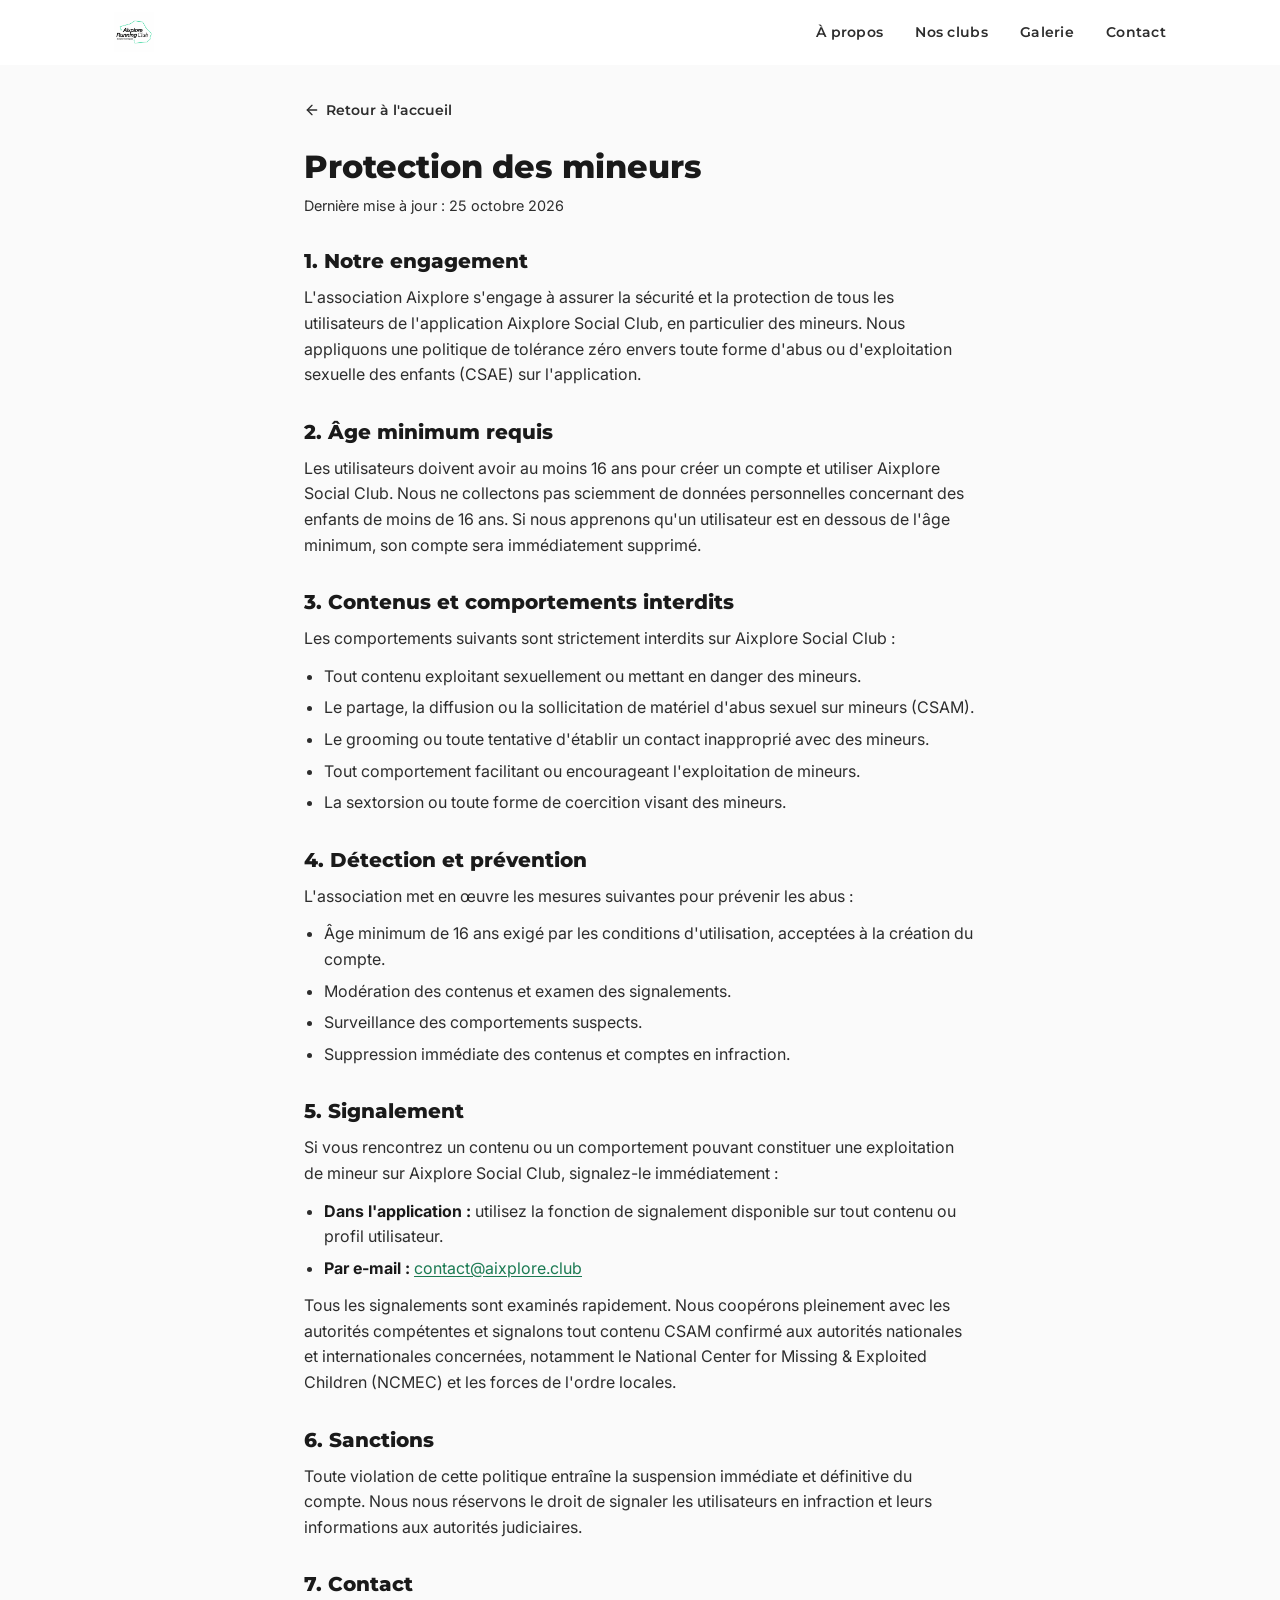
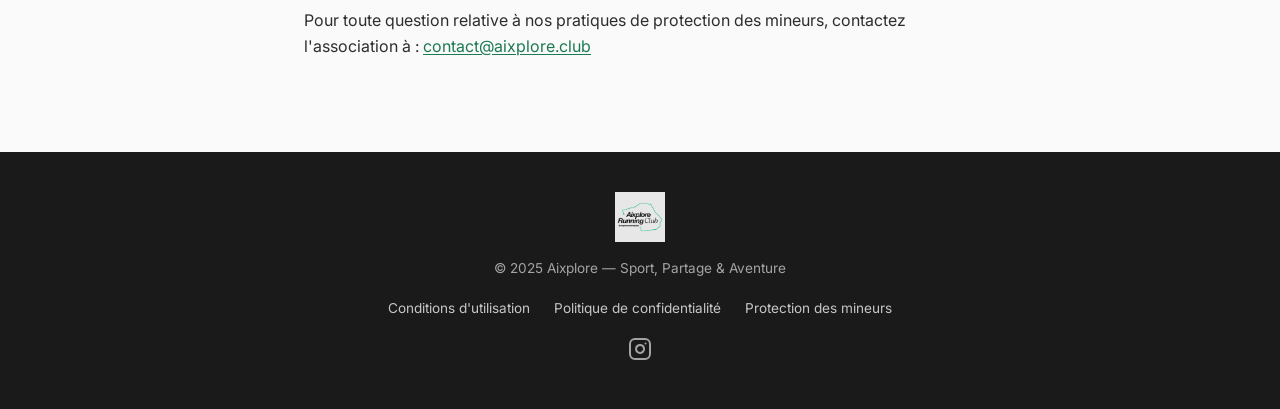
<file: protection-des-mineurs.html>
<!DOCTYPE html>
<html lang="fr">
<head>
  <meta charset="UTF-8">
  <meta name="viewport" content="width=device-width, initial-scale=1.0">
  <title>Protection des mineurs — Aixplore Social Club</title>
  <meta name="description" content="Standards de sécurité et politique de protection des mineurs de l'application Aixplore Social Club.">
  <link rel="canonical" href="https://aixplore.club/protection-des-mineurs">
  <link rel="icon" type="image/png" href="/assets/logo_aixplore.png">
  <link rel="preconnect" href="https://fonts.googleapis.com">
  <link rel="preconnect" href="https://fonts.gstatic.com" crossorigin>
  <link href="https://fonts.googleapis.com/css2?family=Montserrat:ital,wght@0,400;0,600;0,800;1,800&family=Inter:wght@400;500&display=swap" rel="stylesheet">
  <link rel="stylesheet" href="/style.css">
</head>
<body>

  <!-- Navigation -->
  <nav class="nav" id="nav">
    <div class="nav__container">
      <a href="/" class="nav__logo">
        <img src="/assets/logo_aixplore.png" alt="Aixplore" width="40" height="40">
      </a>
      <button class="nav__toggle" id="nav-toggle" aria-label="Menu">
        <span></span>
        <span></span>
        <span></span>
      </button>
      <ul class="nav__links" id="nav-links">
        <li><a href="/#about">À propos</a></li>
        <li><a href="/#clubs">Nos clubs</a></li>
        <li><a href="/#gallery">Galerie</a></li>
        <li><a href="/#contact">Contact</a></li>
      </ul>
    </div>
  </nav>

  <main class="legal">
    <a href="/" class="legal__back">
      <svg width="16" height="16" viewBox="0 0 24 24" fill="none" stroke="currentColor" stroke-width="2" stroke-linecap="round" stroke-linejoin="round" aria-hidden="true"><path d="m12 19-7-7 7-7"/><path d="M19 12H5"/></svg>
      Retour à l'accueil
    </a>
    <h1>Protection des mineurs</h1>
    <p class="legal__date">Dernière mise à jour : 25 octobre 2026</p>
    <h2>1. Notre engagement</h2>
    <p>
      L'association Aixplore s'engage à assurer la sécurité et la protection de tous les utilisateurs de l'application Aixplore Social Club, en particulier des mineurs. Nous appliquons une politique de tolérance zéro envers toute forme d'abus ou d'exploitation sexuelle des enfants (CSAE) sur l'application.
    </p>

    <h2>2. Âge minimum requis</h2>
    <p>
      Les utilisateurs doivent avoir au moins 16 ans pour créer un compte et utiliser Aixplore Social Club. Nous ne collectons pas sciemment de données personnelles concernant des enfants de moins de 16 ans. Si nous apprenons qu'un utilisateur est en dessous de l'âge minimum, son compte sera immédiatement supprimé.
    </p>

    <h2>3. Contenus et comportements interdits</h2>
    <p>Les comportements suivants sont strictement interdits sur Aixplore Social Club :</p>
    <ul>
      <li>Tout contenu exploitant sexuellement ou mettant en danger des mineurs.</li>
      <li>Le partage, la diffusion ou la sollicitation de matériel d'abus sexuel sur mineurs (CSAM).</li>
      <li>Le grooming ou toute tentative d'établir un contact inapproprié avec des mineurs.</li>
      <li>Tout comportement facilitant ou encourageant l'exploitation de mineurs.</li>
      <li>La sextorsion ou toute forme de coercition visant des mineurs.</li>
    </ul>

    <h2>4. Détection et prévention</h2>
    <p>L'association met en œuvre les mesures suivantes pour prévenir les abus :</p>
    <ul>
      <li>Âge minimum de 16 ans exigé par les conditions d'utilisation, acceptées à la création du compte.</li>
      <li>Modération des contenus et examen des signalements.</li>
      <li>Surveillance des comportements suspects.</li>
      <li>Suppression immédiate des contenus et comptes en infraction.</li>
    </ul>

    <h2>5. Signalement</h2>
    <p>
      Si vous rencontrez un contenu ou un comportement pouvant constituer une exploitation de mineur sur Aixplore Social Club, signalez-le immédiatement :
    </p>
    <ul>
      <li><strong>Dans l'application :</strong> utilisez la fonction de signalement disponible sur tout contenu ou profil utilisateur.</li>
      <li><strong>Par e-mail :</strong> <a href="mailto:contact@aixplore.club">contact@aixplore.club</a></li>
    </ul>
    <p>
      Tous les signalements sont examinés rapidement. Nous coopérons pleinement avec les autorités compétentes et signalons tout contenu CSAM confirmé aux autorités nationales et internationales concernées, notamment le National Center for Missing &amp; Exploited Children (NCMEC) et les forces de l'ordre locales.
    </p>

    <h2>6. Sanctions</h2>
    <p>
      Toute violation de cette politique entraîne la suspension immédiate et définitive du compte. Nous nous réservons le droit de signaler les utilisateurs en infraction et leurs informations aux autorités judiciaires.
    </p>

    <h2>7. Contact</h2>
    <p>
      Pour toute question relative à nos pratiques de protection des mineurs, contactez l'association à :
      <a href="mailto:contact@aixplore.club">contact@aixplore.club</a>
    </p>
  </main>

  <!-- Footer -->
  <footer class="footer">
    <div class="container">
      <img src="/assets/logo_aixplore.png" alt="Aixplore" class="footer__logo" width="50" height="50">
      <p>&copy; 2025 Aixplore — Sport, Partage & Aventure</p>
      <ul class="footer__legal">
        <li><a href="/cgu">Conditions d'utilisation</a></li>
        <li><a href="/confidentialite">Politique de confidentialité</a></li>
        <li><a href="/protection-des-mineurs">Protection des mineurs</a></li>
      </ul>
      <div class="footer__links">
        <a href="https://www.instagram.com/aixplorerunningclub/" target="_blank" rel="noopener" aria-label="Instagram">
          <svg width="24" height="24" viewBox="0 0 24 24" fill="none" stroke="currentColor" stroke-width="2" stroke-linecap="round" stroke-linejoin="round"><rect x="2" y="2" width="20" height="20" rx="5" ry="5"/><path d="M16 11.37A4 4 0 1 1 12.63 8 4 4 0 0 1 16 11.37z"/><line x1="17.5" y1="6.5" x2="17.51" y2="6.5"/></svg>
        </a>
      </div>
    </div>
  </footer>

  <script src="/script.js"></script>
</body>
</html>
</file>
<file: style.css>
/* ===========================
   Aixplore — Style
   =========================== */

:root {
  --green: #2ECB8B;
  --green-dark: #25a672;
  --black: #1A1A1A;
  --gray-900: #2d2d2d;
  --gray-600: #6b7280;
  --gray-200: #e5e7eb;
  --gray-100: #f3f4f6;
  --white: #ffffff;
  --bg: #fafafa;
  --green-text: #1b7a52;
  --radius: 12px;
  --radius-sm: 8px;
  --shadow: 0 4px 24px rgba(0, 0, 0, 0.06);
  --shadow-lg: 0 8px 40px rgba(0, 0, 0, 0.1);
  --transition: 0.3s cubic-bezier(0.4, 0, 0.2, 1);
}

/* Reset */
*, *::before, *::after {
  margin: 0;
  padding: 0;
  box-sizing: border-box;
}

html {
  scroll-behavior: smooth;
  scroll-padding-top: 80px;
}

body {
  font-family: 'Inter', -apple-system, BlinkMacSystemFont, sans-serif;
  color: var(--black);
  background: var(--bg);
  line-height: 1.6;
  -webkit-font-smoothing: antialiased;
}

h1, h2, h3 {
  font-family: 'Montserrat', sans-serif;
  font-weight: 800;
  line-height: 1.2;
}

a {
  color: var(--green);
  text-decoration: none;
  transition: color var(--transition);
}

a:hover {
  color: var(--green-dark);
}

img {
  max-width: 100%;
  height: auto;
}

.container {
  max-width: 1100px;
  margin: 0 auto;
  padding: 0 24px;
}

/* ===========================
   Navigation
   =========================== */

.nav {
  position: fixed;
  top: 0;
  left: 0;
  right: 0;
  z-index: 1000;
  background: rgba(255, 255, 255, 0.92);
  backdrop-filter: blur(12px);
  -webkit-backdrop-filter: blur(12px);
  border-bottom: 1px solid transparent;
  transition: border-color var(--transition), box-shadow var(--transition);
}

.nav--scrolled {
  border-bottom-color: var(--gray-200);
  box-shadow: 0 1px 12px rgba(0, 0, 0, 0.04);
}

.nav__container {
  max-width: 1100px;
  margin: 0 auto;
  padding: 0 24px;
  display: flex;
  align-items: center;
  justify-content: space-between;
  height: 64px;
}

.nav__logo img {
  display: block;
}

.nav__links {
  display: flex;
  list-style: none;
  gap: 32px;
}

.nav__links a {
  color: var(--gray-900);
  font-family: 'Montserrat', sans-serif;
  font-weight: 600;
  font-size: 0.9rem;
  letter-spacing: 0.02em;
  transition: color var(--transition);
}

.nav__links a:hover {
  color: var(--green);
}

.nav__toggle {
  display: none;
  flex-direction: column;
  gap: 5px;
  background: none;
  border: none;
  cursor: pointer;
  padding: 4px;
}

.nav__toggle span {
  display: block;
  width: 24px;
  height: 2px;
  background: var(--black);
  border-radius: 2px;
  transition: transform var(--transition), opacity var(--transition);
}

/* ===========================
   Hero
   =========================== */

.hero {
  min-height: 100vh;
  display: flex;
  align-items: center;
  justify-content: center;
  text-align: center;
  background: var(--white);
  position: relative;
  overflow: hidden;
}

.hero::before {
  content: '';
  position: absolute;
  top: -30%;
  right: -20%;
  width: 600px;
  height: 600px;
  background: radial-gradient(circle, rgba(46, 203, 139, 0.08) 0%, transparent 70%);
  pointer-events: none;
}

.hero::after {
  content: '';
  position: absolute;
  bottom: -20%;
  left: -15%;
  width: 500px;
  height: 500px;
  background: radial-gradient(circle, rgba(46, 203, 139, 0.05) 0%, transparent 70%);
  pointer-events: none;
}

.hero__content {
  position: relative;
  z-index: 1;
  padding: 24px;
}

.hero__logo {
  width: 280px;
  margin-bottom: 24px;
  animation: fadeUp 0.8s ease-out;
}

.hero__tagline {
  font-family: 'Montserrat', sans-serif;
  font-size: 1.25rem;
  font-weight: 600;
  color: var(--gray-600);
  margin-bottom: 40px;
  animation: fadeUp 0.8s ease-out 0.15s backwards;
}

@keyframes fadeUp {
  from {
    opacity: 0;
    transform: translateY(20px);
  }
  to {
    opacity: 1;
    transform: translateY(0);
  }
}

/* ===========================
   Buttons
   =========================== */

.btn {
  display: inline-block;
  font-family: 'Montserrat', sans-serif;
  font-weight: 700;
  font-size: 0.95rem;
  padding: 14px 32px;
  border-radius: 50px;
  border: 2px solid transparent;
  cursor: pointer;
  transition: all var(--transition);
  text-align: center;
}

.btn--primary {
  background: var(--green);
  color: var(--white);
  border-color: var(--green);
  animation: fadeUp 0.8s ease-out 0.3s backwards;
}

.btn--primary:hover {
  background: var(--green-dark);
  border-color: var(--green-dark);
  color: var(--white);
  transform: translateY(-2px);
  box-shadow: 0 6px 20px rgba(46, 203, 139, 0.3);
}

.btn--outline {
  background: transparent;
  color: var(--green);
  border-color: var(--green);
}

.btn--outline:hover {
  background: var(--green);
  color: var(--white);
  transform: translateY(-2px);
}

.btn--full {
  width: 100%;
}

/* ===========================
   Sections
   =========================== */

.section {
  padding: 100px 0;
}

.section__title {
  font-size: 2.2rem;
  text-align: center;
  margin-bottom: 12px;
  color: var(--black);
}

.section__subtitle {
  text-align: center;
  color: var(--gray-600);
  font-size: 1.05rem;
  margin-bottom: 48px;
}

/* ===========================
   À propos
   =========================== */

.about {
  background: var(--white);
}

.about__grid {
  display: grid;
  grid-template-columns: 1fr 1fr;
  gap: 60px;
  align-items: start;
  margin-top: 48px;
}

.about__text p {
  margin-bottom: 16px;
  font-size: 1.05rem;
  color: var(--gray-900);
}

.about__text strong {
  color: var(--black);
}

.about__cta {
  font-family: 'Montserrat', sans-serif;
  font-weight: 700;
  font-style: italic;
  color: var(--green) !important;
  font-size: 1.1rem !important;
  margin-top: 8px;
}

.about__values {
  display: flex;
  flex-direction: column;
  gap: 24px;
}

.value {
  display: flex;
  align-items: center;
  gap: 16px;
  padding: 20px;
  background: var(--bg);
  border-radius: var(--radius);
  transition: transform var(--transition), box-shadow var(--transition);
}

.value:hover {
  transform: translateY(-2px);
  box-shadow: var(--shadow);
}

.value__icon {
  font-size: 1.8rem;
  flex-shrink: 0;
}

.value h3 {
  font-size: 1rem;
  margin-bottom: 4px;
}

.value p {
  font-size: 0.9rem;
  color: var(--gray-600);
}

/* ===========================
   Clubs
   =========================== */

.clubs {
  background: var(--bg);
}

.clubs__grid {
  display: grid;
  grid-template-columns: repeat(3, 1fr);
  gap: 24px;
  margin-top: 48px;
}

.club-card {
  background: var(--white);
  border-radius: var(--radius);
  padding: 40px 28px;
  text-align: center;
  box-shadow: var(--shadow);
  transition: transform var(--transition), box-shadow var(--transition);
  display: flex;
  flex-direction: column;
  align-items: center;
}

.club-card:hover {
  transform: translateY(-4px);
  box-shadow: var(--shadow-lg);
}

.club-card__icon {
  font-size: 3rem;
  margin-bottom: 16px;
}

.club-card__name {
  font-size: 1.3rem;
  margin-bottom: 12px;
}

.club-card__desc {
  font-size: 0.95rem;
  color: var(--gray-600);
  margin-bottom: 24px;
  flex-grow: 1;
}

.club-card__badge {
  display: inline-block;
  font-family: 'Montserrat', sans-serif;
  font-weight: 600;
  font-size: 0.8rem;
  color: var(--gray-600);
  background: var(--gray-100);
  padding: 8px 20px;
  border-radius: 50px;
  letter-spacing: 0.05em;
}

/* ===========================
   Galerie
   =========================== */

.gallery {
  background: var(--white);
}

.gallery__grid {
  display: grid;
  grid-template-columns: repeat(3, 1fr);
  gap: 16px;
}

.gallery__item {
  border-radius: var(--radius);
  overflow: hidden;
  aspect-ratio: 4 / 3;
}

.gallery__item img {
  width: 100%;
  height: 100%;
  object-fit: cover;
  transition: transform var(--transition);
}

.gallery__item:hover img {
  transform: scale(1.05);
}

.gallery__item--placeholder {
  background: var(--gray-100);
  display: flex;
  flex-direction: column;
  align-items: center;
  justify-content: center;
  gap: 8px;
  color: var(--gray-600);
}

.gallery__item--placeholder span {
  font-size: 2rem;
}

.gallery__item--placeholder p {
  font-size: 0.85rem;
}

/* ===========================
   Contact
   =========================== */

.contact {
  background: var(--bg);
}

.contact__content {
  display: grid;
  grid-template-columns: 1fr 1fr;
  gap: 60px;
  margin-top: 48px;
  align-items: start;
}

.contact__form {
  display: flex;
  flex-direction: column;
  gap: 20px;
}

.form__group {
  display: flex;
  flex-direction: column;
  gap: 6px;
}

.form__group label {
  font-family: 'Montserrat', sans-serif;
  font-weight: 600;
  font-size: 0.85rem;
  color: var(--gray-900);
}

.form__group input,
.form__group textarea {
  font-family: 'Inter', sans-serif;
  font-size: 1rem;
  padding: 12px 16px;
  border: 2px solid var(--gray-200);
  border-radius: var(--radius-sm);
  background: var(--white);
  color: var(--black);
  transition: border-color var(--transition);
  outline: none;
  resize: vertical;
}

.form__group input:focus,
.form__group textarea:focus {
  border-color: var(--green);
}

.form__group input::placeholder,
.form__group textarea::placeholder {
  color: var(--gray-600);
  opacity: 0.6;
}

.contact__info {
  display: flex;
  flex-direction: column;
  gap: 24px;
  padding-top: 8px;
}

.contact__item {
  display: flex;
  align-items: center;
  gap: 12px;
  font-size: 1rem;
}

.contact__item span {
  font-size: 1.4rem;
}

.contact__item a {
  color: var(--gray-900);
}

.contact__item a:hover {
  color: var(--green);
}

/* ===========================
   Footer
   =========================== */

.footer {
  background: var(--black);
  color: var(--white);
  padding: 40px 0;
  text-align: center;
}

.footer .container {
  display: flex;
  flex-direction: column;
  align-items: center;
  gap: 16px;
}

.footer__logo {
  opacity: 0.9;
}

.footer p {
  font-size: 0.85rem;
  opacity: 0.6;
}

.footer__links {
  display: flex;
  gap: 16px;
}

.footer__links a {
  color: var(--white);
  opacity: 0.6;
  transition: opacity var(--transition);
}

.footer__links a:hover {
  opacity: 1;
}

.footer__legal {
  display: flex;
  flex-wrap: wrap;
  justify-content: center;
  gap: 8px 24px;
  list-style: none;
}

.footer__legal a {
  color: var(--white);
  font-size: 0.85rem;
  opacity: 0.75;
  transition: opacity var(--transition);
}

.footer__legal a:hover {
  opacity: 1;
  color: var(--white);
  text-decoration: underline;
}

/* ===========================
   Pages légales
   =========================== */

.legal {
  max-width: 720px;
  margin: 0 auto;
  padding: 88px 24px 80px;
  overflow-wrap: break-word;
}

.legal__back {
  display: inline-flex;
  align-items: center;
  gap: 6px;
  min-height: 44px;
  font-family: 'Montserrat', sans-serif;
  font-weight: 600;
  font-size: 0.875rem;
  color: var(--gray-900);
}

.legal__back:hover {
  color: var(--green-text);
}

.legal h1 {
  font-size: 2rem;
  margin: 16px 0 8px;
}

.legal__date {
  color: var(--gray-600);
  font-size: 0.9rem;
}

.legal h2 {
  font-size: 1.25rem;
  margin: 32px 0 12px;
}

.legal p,
.legal li {
  color: var(--gray-900);
}

.legal p {
  margin-bottom: 12px;
}

.legal ul {
  padding-left: 1.25rem;
  margin-bottom: 12px;
}

.legal li {
  margin-bottom: 6px;
}

.legal strong {
  color: var(--black);
}

.legal p a,
.legal li a {
  color: var(--green-text);
  text-decoration: underline;
  text-underline-offset: 2px;
}

.not-found {
  text-align: center;
  padding-top: 140px;
  min-height: 70vh;
}

.not-found__icon {
  color: var(--gray-600);
}

.not-found p {
  color: var(--gray-600);
  margin-bottom: 32px;
}

/* ===========================
   Scroll animations
   =========================== */

.fade-in {
  opacity: 0;
  transform: translateY(24px);
  transition: opacity 0.6s ease-out, transform 0.6s ease-out;
}

.fade-in--visible {
  opacity: 1;
  transform: translateY(0);
}

/* ===========================
   Responsive
   =========================== */

@media (max-width: 768px) {
  .nav__toggle {
    display: flex;
  }

  .nav__links {
    position: fixed;
    top: 64px;
    left: 0;
    right: 0;
    background: var(--white);
    flex-direction: column;
    align-items: center;
    padding: 32px 0;
    gap: 24px;
    border-bottom: 1px solid var(--gray-200);
    transform: translateY(-100%);
    opacity: 0;
    pointer-events: none;
    transition: transform var(--transition), opacity var(--transition);
  }

  .nav__links--open {
    transform: translateY(0);
    opacity: 1;
    pointer-events: all;
  }

  .nav__toggle--active span:nth-child(1) {
    transform: rotate(45deg) translate(5px, 5px);
  }

  .nav__toggle--active span:nth-child(2) {
    opacity: 0;
  }

  .nav__toggle--active span:nth-child(3) {
    transform: rotate(-45deg) translate(5px, -5px);
  }

  .hero__logo {
    width: 200px;
  }

  .hero__tagline {
    font-size: 1.05rem;
  }

  .section {
    padding: 64px 0;
  }

  .section__title {
    font-size: 1.7rem;
  }

  .about__grid {
    grid-template-columns: 1fr;
    gap: 40px;
  }

  .clubs__grid {
    grid-template-columns: 1fr;
    gap: 20px;
  }

  .gallery__grid {
    grid-template-columns: repeat(2, 1fr);
    gap: 12px;
  }

  .contact__content {
    grid-template-columns: 1fr;
    gap: 40px;
  }

  .footer__legal {
    flex-direction: column;
    align-items: center;
    gap: 0;
  }

  .footer__legal a {
    display: inline-block;
    padding: 12px 0;
  }

  .legal h1 {
    font-size: 1.7rem;
  }
}

@media (max-width: 480px) {
  .hero__logo {
    width: 160px;
  }

  .gallery__grid {
    grid-template-columns: 1fr 1fr;
    gap: 8px;
  }

  .btn {
    padding: 12px 24px;
    font-size: 0.9rem;
  }
}
</file>
